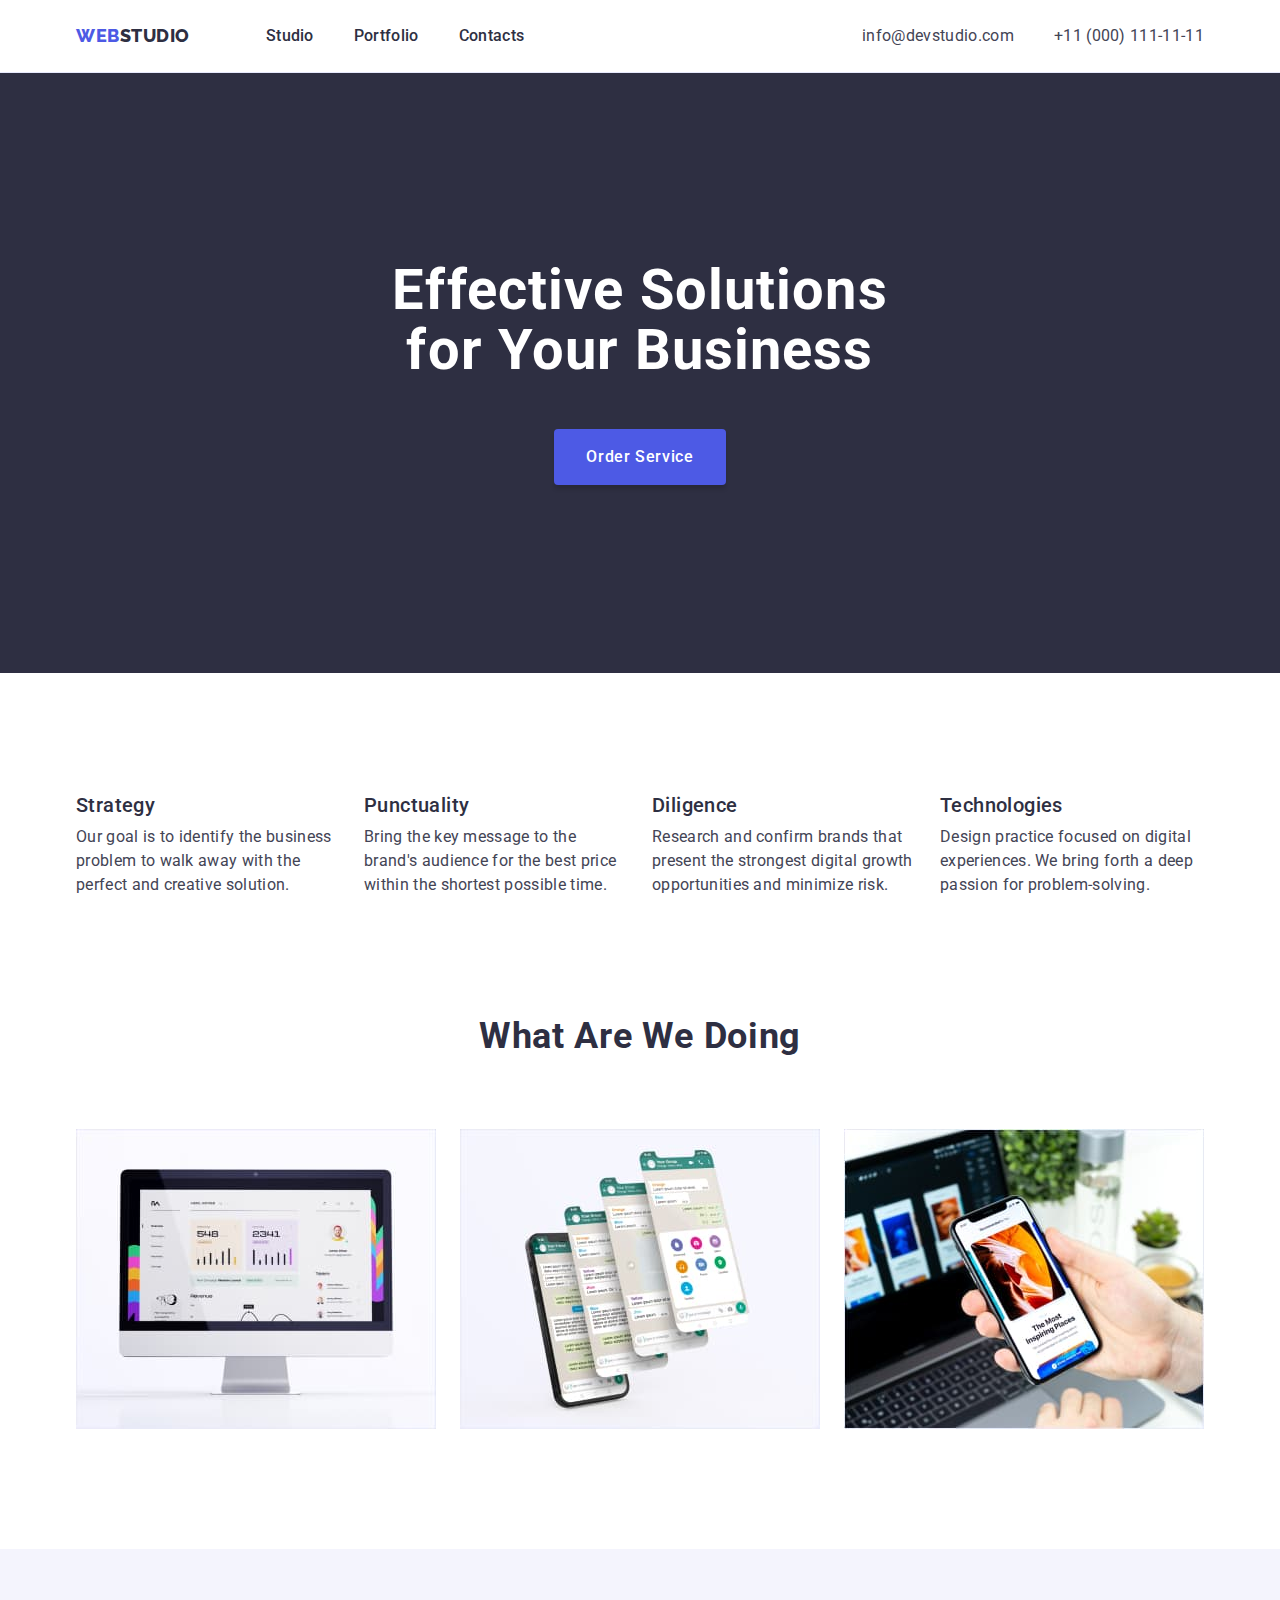
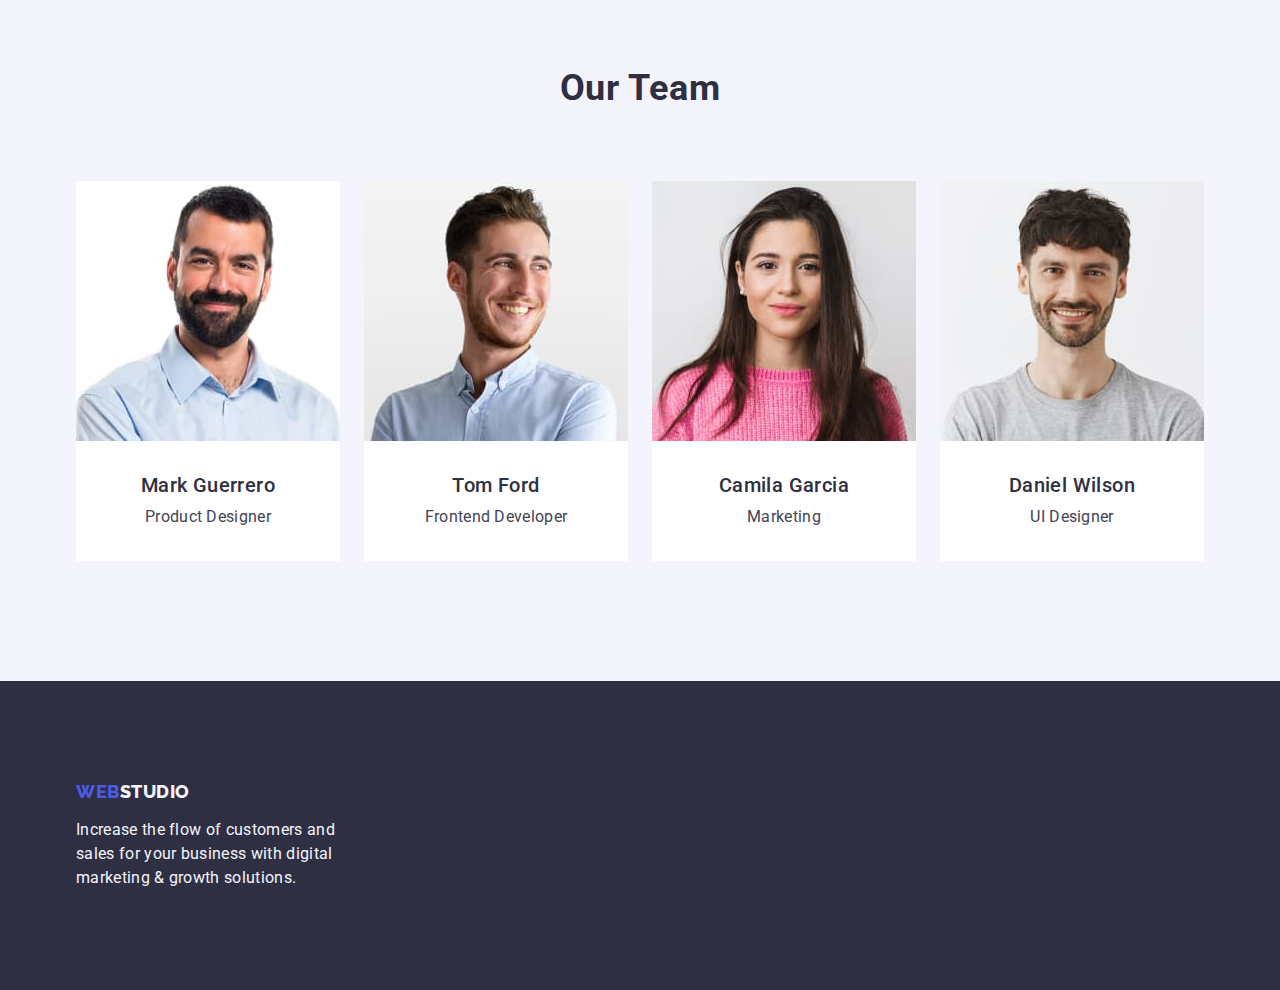
<file: index.html>
<!DOCTYPE html>
<html lang="en">
  <head>
    <meta charset="UTF-8" />
    <meta http-equiv="X-UA-Compatible" content="IE=edge" />
    <meta name="viewport" content="width=device-width, initial-scale=1.0" />
    <title>WebStudio</title>
    <link rel="preconnect" href="https://fonts.googleapis.com" />
    <link rel="preconnect" href="https://fonts.gstatic.com" crossorigin />
    <link
      href="https://fonts.googleapis.com/css2?family=Raleway:wght@800&family=Roboto:wght@400;500;700;900&display=swap"
      rel="stylesheet"
    />
    <link
      rel="stylesheet"
      href="https://cdn.jsdelivr.net/npm/modern-normalize@1.1.0/modern-normalize.min.css"
    />
    <link href="./css/styles.css" rel="stylesheet" />
  </head>
  <body>
    <header class="header-page">
      <div class="header-container container">
        <nav class="page-nav">
          <a href="./index.html" class="logo link"
            >Web<span class="part-logo">Studio</span></a
          >
          <ul class="nav-title list">
            <li class="menu-item">
              <a href="./index.html" class="navigation link">Studio</a>
            </li>
            <li class="menu-item">
              <a href="./portfolio.html" class="navigation link">Portfolio</a>
            </li>
            <li class="menu-item">
              <a href="" class="navigation link">Contacts</a>
            </li>
          </ul>
        </nav>
        <address class="text-page">
          <ul class="list address-container">
            <li>
              <a href="mailto:info@devstudio.com" class="contacts link"
                >info@devstudio.com</a
              >
            </li>
            <li>
              <a href="tel:+110001111111" class="contacts link"
                >+11 (000) 111-11-11</a
              >
            </li>
          </ul>
        </address>
      </div>
    </header>
    <main>
      <section class="hero">
        <div class="container">
          <h1 class="hero-title">Effective Solutions for Your Business</h1>
          <button type="button" class="hero-button">Order Service</button>
        </div>
      </section>
      <section class="section">
        <div class="container">
          <h2 hidden class="categories">Categories</h2>
          <ul class="category-item list">
            <li class="category">
              <h3 class="middle-title">Strategy</h3>
              <p class="text-page">
                Our goal is to identify the business problem to walk away with
                the perfect and creative solution.
              </p>
            </li>
            <li class="category">
              <h3 class="middle-title">Punctuality</h3>
              <p class="text-page">
                Bring the key message to the brand's audience for the best price
                within the shortest possible time.
              </p>
            </li>
            <li class="category">
              <h3 class="middle-title">Diligence</h3>
              <p class="text-page">
                Research and confirm brands that present the strongest digital
                growth opportunities and minimize risk.
              </p>
            </li>
            <li class="category">
              <h3 class="middle-title">Technologies</h3>
              <p class="text-page">
                Design practice focused on digital experiences. We bring forth a
                deep passion for problem-solving.
              </p>
            </li>
          </ul>
        </div>
      </section>
      <section class="desctop-section">
        <div class="container">
          <h2 class="section-title">What are we doing</h2>
          <ul class="list desctops">
            <li class="desctop">
              <img
                src="./images/img1.jpg"
                alt="computer screen"
                width="360"
                height="300"
              />
            </li>
            <li class="desctop">
              <img
                src="./images/img2.jpg"
                alt="phone screen"
                width="360"
                height="300"
              />
            </li>
            <li class="desctop">
              <img
                src="./images/img3.jpg"
                alt="phone in hand"
                width="360"
                height="300"
              />
            </li>
          </ul>
        </div>
      </section>
      <section class="members section">
        <div class="container">
          <h2 class="section-title">Our Team</h2>
          <ul class="list member-items">
            <li class="member">
              <img
                src="./images/team/mark_guerrero.jpg"
                alt="team member"
                width="264"
                height="260"
              />
              <div class="team-content">
                <h3 class="middle-title">Mark Guerrero</h3>
                <p class="text-page">Product Designer</p>
              </div>
            </li>
            <li class="member">
              <img
                src="./images/team/tom_ford.jpg"
                alt="team member"
                width="264"
                height="260"
              />
              <div class="team-content">
                <h3 class="middle-title">Tom Ford</h3>
                <p class="text-page">Frontend Developer</p>
              </div>
            </li>
            <li class="member">
              <img
                src="./images/team/camila_garcia.jpg"
                alt="team member"
                width="264"
                height="260"
              />
              <div class="team-content">
                <h3 class="middle-title">Camila Garcia</h3>
                <p class="text-page">Marketing</p>
              </div>
            </li>
            <li class="member">
              <img
                src="./images/team/daniel_wilson.jpg"
                alt="team member"
                width="264"
                height="260"
              />
              <div class="team-content">
                <h3 class="middle-title">Daniel Wilson</h3>
                <p class="text-page">UI Designer</p>
              </div>
            </li>
          </ul>
        </div>
      </section>
    </main>
    <footer class="footer">
      <div class="container">
        <a href="./index.html" class="logo link footer-link"
          >Web<span class="footer-logo">Studio</span></a
        >
        <p class="text-footer">
          Increase the flow of customers and sales for your business with
          digital marketing & growth solutions.
        </p>
      </div>
    </footer>
  </body>
</html>
</file>
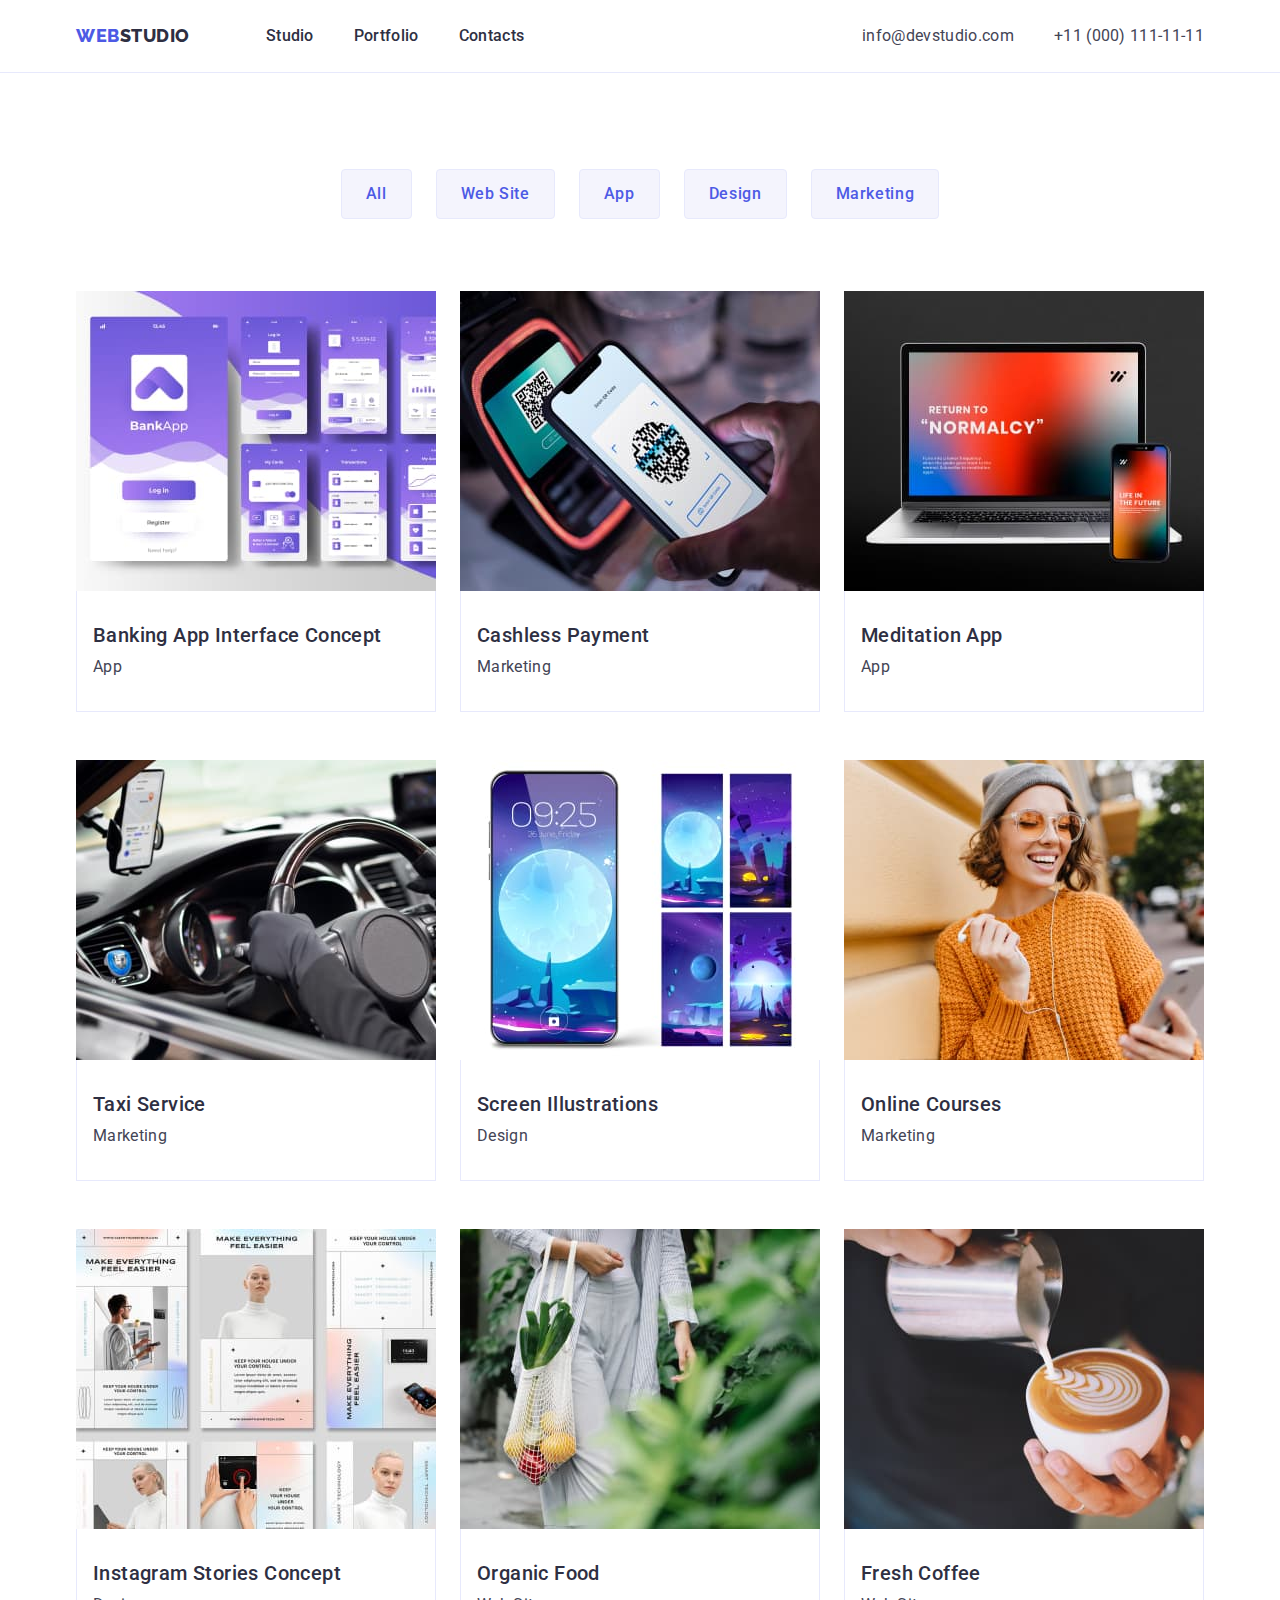
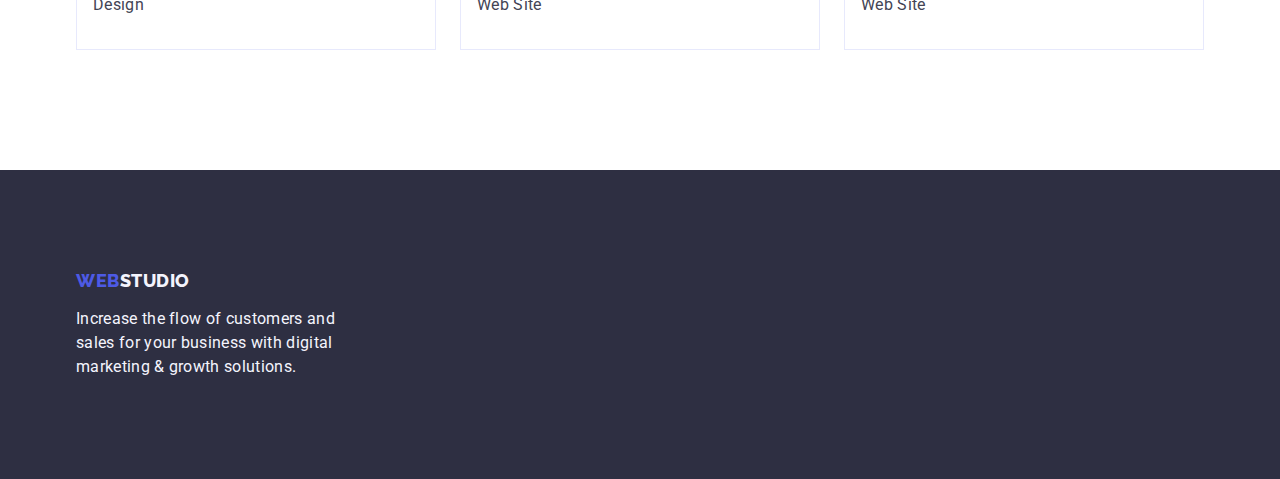
<file: portfolio.html>
<!DOCTYPE html>
<html lang="en">
  <head>
    <meta charset="UTF-8" />
    <meta http-equiv="X-UA-Compatible" content="IE=edge" />
    <meta name="viewport" content="width=device-width, initial-scale=1.0" />
    <title>Portfolio</title>
    <link rel="preconnect" href="https://fonts.googleapis.com" />
    <link rel="preconnect" href="https://fonts.gstatic.com" crossorigin />
    <link
      href="https://fonts.googleapis.com/css2?family=Raleway:wght@800&family=Roboto:wght@400;500;700;900&display=swap"
      rel="stylesheet"
    />
    <link
      rel="stylesheet"
      href="https://cdn.jsdelivr.net/npm/modern-normalize@1.1.0/modern-normalize.min.css"
    />
    <link href="./css/styles.css" rel="stylesheet" />
  </head>
  <body>
    <header class="header-page">
      <div class="header-container container">
        <nav class="page-nav">
          <a href="./index.html" class="logo link"
            >Web<span class="part-logo">Studio</span></a
          >
          <ul class="nav-title list">
            <li class="menu-item">
              <a href="./index.html" class="navigation link">Studio</a>
            </li>
            <li class="menu-item">
              <a href="./portfolio.html" class="navigation link">Portfolio</a>
            </li>
            <li class="menu-item">
              <a href="" class="navigation link">Contacts</a>
            </li>
          </ul>
        </nav>
        <address class="text-page">
          <ul class="list address-container">
            <li>
              <a href="mailto:info@devstudio.com" class="contacts link"
                >info@devstudio.com</a
              >
            </li>
            <li>
              <a href="tel:+110001111111" class="contacts link"
                >+11 (000) 111-11-11</a
              >
            </li>
          </ul>
        </address>
      </div>
    </header>
    <main>
      <section class="section-portfolio">
        <div class="container">
          <h1 hidden>Portfolio</h1>
          <ul class="list portfolio-buttons">
            <li><button type="button" class="portfolio-button">All</button></li>
            <li>
              <button type="button" class="portfolio-button">Web Site</button>
            </li>
            <li><button type="button" class="portfolio-button">App</button></li>
            <li>
              <button type="button" class="portfolio-button">Design</button>
            </li>
            <li>
              <button type="button" class="portfolio-button">Marketing</button>
            </li>
          </ul>
          <ul class="portfolio-items list">
            <li class="portfolio-item">
              <a class="link">
                <img
                  src="./images/portfolio/banking.jpg"
                  alt="banking app"
                  width="360"
                  height="300"
                />
                <div class="card-content">
                  <h2 class="middle-title">Banking App Interface Concept</h2>
                  <p class="text-page">App</p>
                </div>
              </a>
            </li>
            <li class="portfolio-item">
              <a class="link">
                <img
                  src="./images/portfolio/cashless.jpg"
                  alt="cashless payment"
                  width="360"
                  height="300"
                />
                <div class="card-content">
                  <h2 class="middle-title">Cashless Payment</h2>
                  <p class="text-page">Marketing</p>
                </div></a
              >
            </li>
            <li class="portfolio-item">
              <a class="link">
                <img
                  src="./images/portfolio/meditation.jpg"
                  alt="meditation app"
                  width="360"
                  height="300"
                />
                <div class="card-content">
                  <h2 class="middle-title">Meditation App</h2>
                  <p class="text-page">App</p>
                </div></a
              >
            </li>
            <li class="portfolio-item">
              <a class="link">
                <img
                  src="./images/portfolio/taxi.jpg"
                  alt="taxi service"
                  width="360"
                  height="300"
                />
                <div class="card-content">
                  <h2 class="middle-title">Taxi Service</h2>
                  <p class="text-page">Marketing</p>
                </div></a
              >
            </li>
            <li class="portfolio-item">
              <a class="link">
                <img
                  src="./images/portfolio/screen.jpg"
                  alt="screen illustrations"
                  width="360"
                  height="300"
                />
                <div class="card-content">
                  <h2 class="middle-title">Screen Illustrations</h2>
                  <p class="text-page">Design</p>
                </div></a
              >
            </li>
            <li class="portfolio-item">
              <a class="link">
                <img
                  src="./images/portfolio/online_courses.jpg"
                  alt="online courses"
                  width="360"
                  height="300"
                />
                <div class="card-content">
                  <h2 class="middle-title">Online Courses</h2>
                  <p class="text-page">Marketing</p>
                </div></a
              >
            </li>
            <li class="portfolio-item">
              <a class="link">
                <img
                  src="./images/portfolio/instagram.jpg"
                  alt="instagram stories content"
                  width="360"
                  height="300"
                />
                <div class="card-content">
                  <h2 class="middle-title">Instagram Stories Concept</h2>
                  <p class="text-page">Design</p>
                </div></a
              >
            </li>
            <li class="portfolio-item">
              <a class="link">
                <img
                  src="./images/portfolio/organic.jpg"
                  alt="organic food"
                  width="360"
                  height="300"
                />
                <div class="card-content">
                  <h2 class="middle-title">Organic Food</h2>
                  <p class="text-page">Web Site</p>
                </div></a
              >
            </li>
            <li class="portfolio-item">
              <a class="link">
                <img
                  src="./images/portfolio/fresh_coffee.jpg"
                  alt="freshcoffee"
                  width="360"
                  height="300"
                />
                <div class="card-content">
                  <h2 class="middle-title">Fresh Coffee</h2>
                  <p class="text-page">Web Site</p>
                </div></a
              >
            </li>
          </ul>
        </div>
      </section>
    </main>
    <footer class="footer">
      <div class="container">
        <a href="./index.html" class="logo link footer-link"
          >Web<span class="footer-logo">Studio</span></a
        >
        <p class="text-footer">
          Increase the flow of customers and sales for your business with
          digital marketing & growth solutions.
        </p>
      </div>
    </footer>
  </body>
</html>
</file>
<file: css/styles.css>
:root {
--main-color: #2E2F42;
--text-color: #434455;
--primary-brand: #4D5AE5;
--text-selection: #404BBF;
--backgrount-color:#FFFFFF;
--card-set-gap: 24px;
}

h1,h2,h3,h4,p {
    margin-top: 0;
    margin-bottom: 0;
}

ul, ol {
    margin-top: 0;
    margin-bottom: 0;
    padding-left: 0;
}

img {
    display: block;
    min-width: 100%;
}

button {
cursor: pointer;
font-family: inherit;
}

.container {
    width: 1158px;
    padding: 0 15px;
    margin-left: auto;
    margin-right: auto;
}

.section {
padding: 120px 0;
}

body {
font-family: 'Roboto', sans-serif;
background-color: var(--backgrount-color);
color: #434455;
}

.middle-title {
font-weight: 500;
font-size: 20px;
line-height: 1.2;
letter-spacing: 0.02em;
color: var(--main-color);
margin-bottom: 8px;
}

.text-page {
font-size: 16px;
line-height: 1.5;
color: var(--text-color);
letter-spacing: 0.02em;
font-style: normal;
}

a {
font-family: inherit;
color: inherit;
text-decoration: inherit;
}

.list {
list-style: none;
}

.link {
    text-decoration: none;
}

/******************************* logo */

.logo {
font-family: 'Raleway', sans-serif;
font-weight: 800;
font-size: 18px;
line-height: 1.17;
color: var(--primary-brand);
letter-spacing: 0.03em;
text-transform: uppercase;
margin-right: 76px;
}

.part-logo {
color: var(--main-color);
}

.footer-logo {
    color: #f4f4fd;
}

/******************************* header */

.header-page {
    border-bottom: 1px solid #E7E9FC;
}

.header-container {
    display: flex;
    align-items: center;
    justify-content: space-between;
}

.page-nav {
    display: flex;
    align-items: center;
}

.nav-title {
font-weight: 500;
font-size: 16px;
line-height: 1.5;
letter-spacing: 0.02em;
display: flex;
align-items: center;
gap: 40px;
}

.navigation {
    color: var(--main-color);
    padding: 24px 0;
}

.navigation:hover,
.navigation:focus {
    color: var(--text-selection);
}

.contacts:hover,
.contacts:focus {
    color: var(--text-selection)
}

.address-container {
    display: flex;
    align-items: center;
    gap: 40px;
    padding: 24px 0;
}

/******************************* main */

.hero {
background-color: var(--main-color);
text-align: center;
padding: 188px 0;
}

.hero-title {
font-weight: 700;
font-size: 56px;
line-height: 1.07;
text-align: center;
letter-spacing: 0.02em;
color: var(--backgrount-color);
max-width: 496px;
margin-left: auto;
margin-right: auto;
margin-bottom: 48px;
}

.hero-button {
font-weight: 500;
font-size: 16px;
line-height: 1.5;
align-items: center;
letter-spacing: 0.04em;
background: var(--primary-brand);
color: var(--backgrount-color);
padding: 16px 32px;
box-shadow: 0px 4px 4px rgba(0, 0, 0, 0.15);
border-radius: 4px;
display: block;
min-width: 169px;
border: none;
margin-left: auto;
margin-right: auto;
}

.hero-button:focus,
.hero-button:hover {
    background-color: var(--text-selection);
}

.categories {
    letter-spacing: 0.02em;
    color: var(--main-color);
}

.category-item {
    display: flex;
    gap: var(--card-set-gap);
}

.category {
    width: calc((100% - 72px) / 4);
}

.section-title {
    font-weight: 700;
    font-size: 36px;
    line-height: 1.11;
    text-align: center;
    letter-spacing: 0.02em;
    text-transform: capitalize;
    color: var(--main-color);
    margin-bottom: 72px;
}

.desctop-section {
    padding-bottom: 120px;
}

.desctops {
    display: flex;
    gap: var(--card-set-gap);
}

.members {
    background-color: #F4F4FD;
    color: var(--main-color);
}

.member-items {
    display: flex;
    gap: var(--card-set-gap);
}

.member {
    background-color: var(--backgrount-color);
    letter-spacing: 0.02em;
    background: #FFFFFF;
}

.team-content {
    padding: 32px 16px;
    text-align: center;
    border-radius: 0px 0px 4px 4px;
}

/******************************* portfolio */

.section-portfolio {
    padding: 96px 0 120px;
}

.portfolio-buttons {
    display: flex;
    align-items: center;
    text-align: center;
    justify-content: center;
    margin-bottom: 72px;
    gap: var(--card-set-gap);
}

.portfolio-button {
    background-color: #F4F4FD;
    color: var(--primary-brand);
    font-weight: 500;
    font-size: 16px;
    line-height: 1.5;
    letter-spacing: 0.04em;
    padding: 12px 24px;
    border: 1px solid #E7E9FC;
    border-radius: 4px;
}

.portfolio-button:hover,
.portfolio-button:focus {
    background-color: var(--text-selection);
    color: var(--backgrount-color);
    border: 1px solid transparent;
}

.portfolio-items {
    display: flex;
    flex-wrap: wrap;
    column-gap: var(--card-set-gap);
    row-gap: 48px;
}

.portfolio-item {
width: calc((100% - 48px) / 3);
}

.card-content {
    padding: 32px 16px;
    border: 1px solid #E7E9FC;
    border-top: none;
}

/******************************* footer */

.footer {
    background-color: var(--main-color);
    padding-top: 100px;
    padding-bottom: 100px;
}

 .text-footer {
    font-size: 16px;
    line-height: 1.5;
    letter-spacing: 0.02em;
    color: #F4F4FD;
    max-width: 264px
 }

 .footer-link {
    display: inline-block;
    margin-bottom: 16px;
 }
</file>
